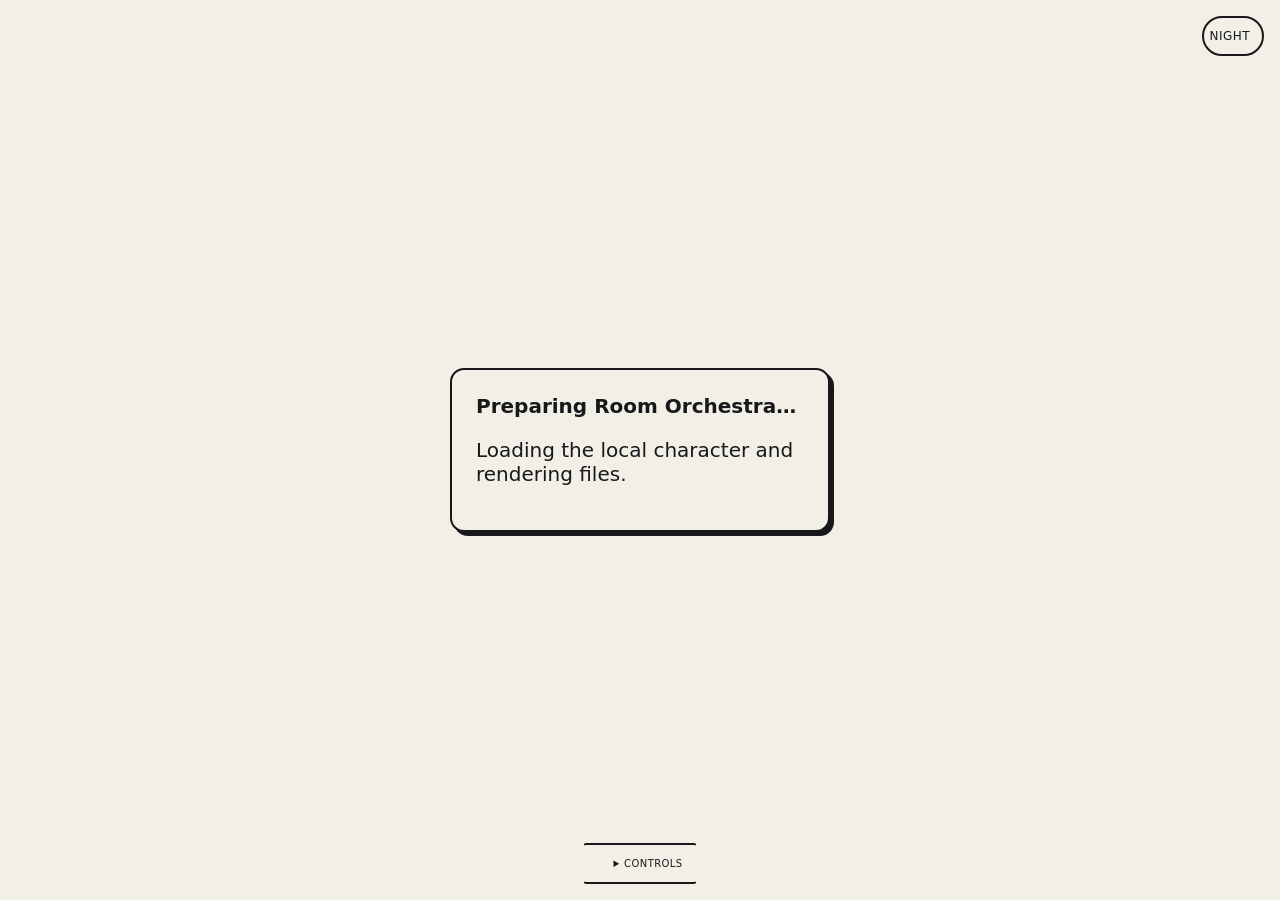
<file: index.html>
<!DOCTYPE html>
<html lang="en"><head><meta charset="utf-8"><title>Room Orchestra · Agency × Context</title>
<meta http-equiv="refresh" content="0; url=room-orchestra-lab/"></head>
<body><a href="room-orchestra-lab/">Open Room Orchestra</a></body></html>
</file>
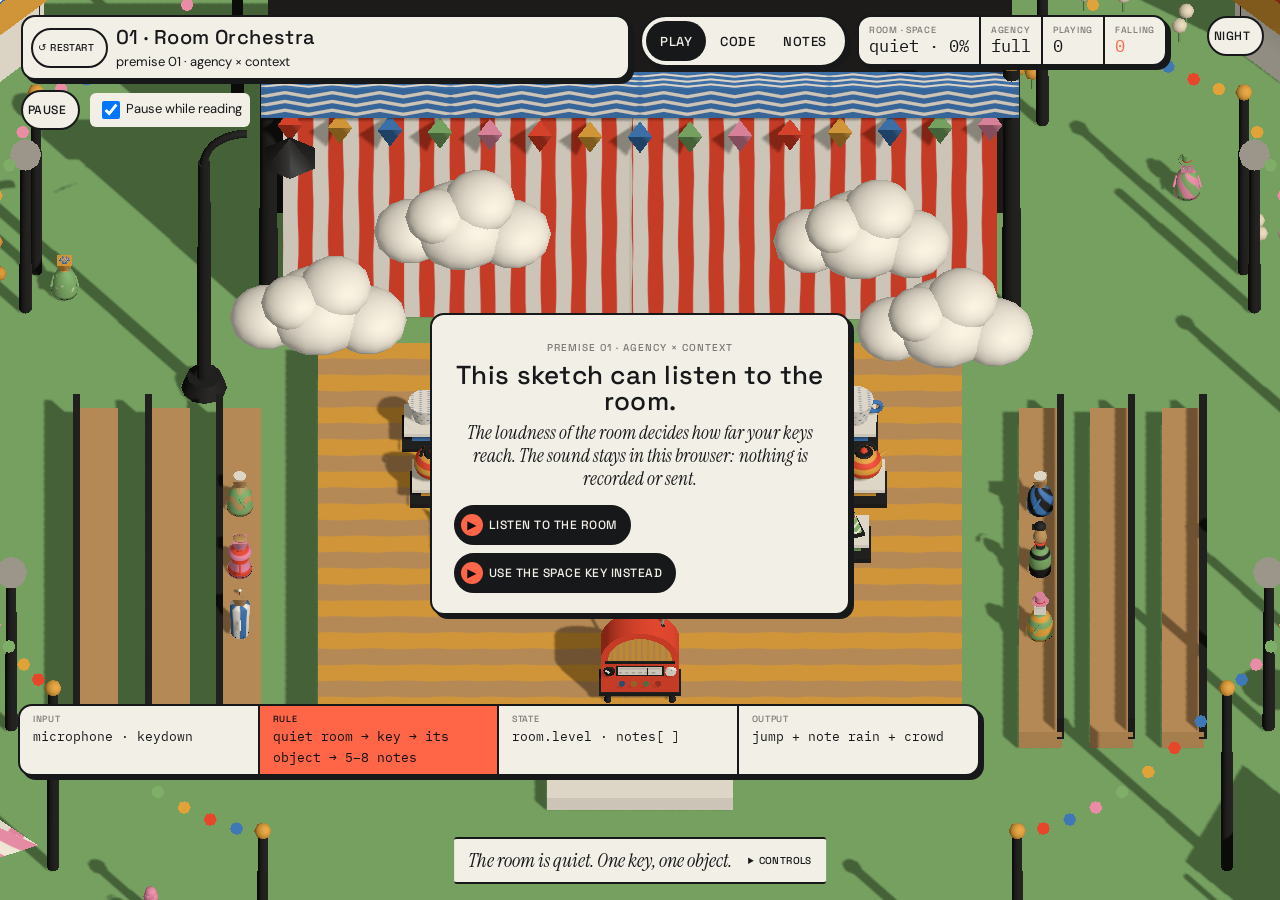
<file: room-orchestra-lab/index.html>
<!doctype html>
<html lang="en"><head><meta charset="utf-8"><meta name="viewport" content="width=device-width,initial-scale=1"><title>Room Orchestra · Agency × Context</title><link rel="stylesheet" href="fonts/fonts.css"><link rel="stylesheet" href="style.css"><link rel="stylesheet" href="room.css"></head>
<body class="day" data-experiment="01">
<canvas id="fx" aria-label="Room Orchestra"></canvas>
<section id="loadStatus" class="card load-status" role="status"><strong id="loadTitle">Preparing Room Orchestra…</strong><p id="loadMessage">Loading the local character and rendering files.</p></section>
<button type="button" class="btn standalone-mode" id="standaloneMode">NIGHT</button>
<footer class="bottom-dock"><p class="caption serif" id="gameCaption"></p><details><summary>CONTROLS</summary><div class="controls-popover"><p id="gHint"></p></div></details></footer>
  <div id="tags" class="game-only"></div>
  <div class="game-toolbar game-only" id="gameToolbar">
  <header class="card bar game-only">
    <button class="btn" id="gameBack" type="button">RETURN TO ISLAND</button>
    <div><h1 id="gTitle"></h1><small id="gSub"></small></div>
  </header>
  <div class="pills tabs game-only" role="group" aria-label="View">
    <button type="button" data-tab="play" aria-pressed="true">PLAY</button>
    <button type="button" data-tab="code" aria-pressed="false">CODE</button>
    <button type="button" data-tab="notes" aria-pressed="false">NOTES</button>
  </div>
  <div class="card hud game-only" id="gHud"></div>
  <div class="pause-tools game-only">
    <button class="btn" id="pauseGame" type="button" aria-pressed="false">PAUSE</button>
    <label><input id="autoPause" type="checkbox" checked> Pause while reading</label>
    <span id="pauseStatus" role="status" aria-live="polite"></span>
  </div>
  </div>
  <section class="card overlay game-only" id="overlay">
    <small id="ovKick"></small>
    <h2 id="overlayTitle"></h2>
    <p class="serif" id="overlayText"></p>
    <button class="btn go" id="ovCta" type="button"><b aria-hidden="true">▶</b><span id="overlayCta">CLICK TO START</span></button>
    <div class="choices" id="ovChoices"></div>
    <p class="err" id="ovErr" hidden></p>
  </section>
  <section class="win code" id="codeWin" hidden>
    <div class="title"><button class="close" type="button" aria-label="Close code">×</button><span id="codeName">script.js</span></div>
    <pre id="code"></pre>
    <div class="foot"><span id="codeStatus"></span><button class="run" id="reset" type="button">↺ RESET</button></div>
  </section>
  <section class="win notes" id="notesWin" hidden>
    <div class="title"><button class="close" type="button" aria-label="Close notes">×</button><span id="notesName">README.md</span></div>
    <div class="body" id="notesBody"></div>
  </section>
  <div class="card anat game-only" id="gAnat"></div>
  <div class="toast" id="toast"></div>


<script src="engine.js"></script><script src="shell.js"></script><script src="script.js"></script><script type="module" src="runner.js"></script>
</body></html>
</file>
<file: room-orchestra-lab/fonts/fonts.css>
@font-face {
  font-family: 'DM Sans';
  font-style: normal;
  font-weight: 400;
  font-display: swap;
  src: url(dm-sans-0.ttf) format('truetype');
}
@font-face {
  font-family: 'DM Sans';
  font-style: normal;
  font-weight: 500;
  font-display: swap;
  src: url(dm-sans-1.ttf) format('truetype');
}

@font-face {
  font-family: 'Fraunces';
  font-style: italic;
  font-weight: 400;
  font-display: swap;
  src: url(fraunces-0.ttf) format('truetype');
}
@font-face {
  font-family: 'Fraunces';
  font-style: normal;
  font-weight: 400;
  font-display: swap;
  src: url(fraunces-1.ttf) format('truetype');
}
@font-face {
  font-family: 'Fraunces';
  font-style: normal;
  font-weight: 500;
  font-display: swap;
  src: url(fraunces-2.ttf) format('truetype');
}

@font-face {
  font-family: 'IBM Plex Mono';
  font-style: normal;
  font-weight: 400;
  font-display: swap;
  src: url(ibm-plex-mono-0.ttf) format('truetype');
}

@font-face {
  font-family: 'Instrument Serif';
  font-style: italic;
  font-weight: 400;
  font-display: swap;
  src: url(instrument-serif-0.ttf) format('truetype');
}
@font-face {
  font-family: 'Instrument Serif';
  font-style: normal;
  font-weight: 400;
  font-display: swap;
  src: url(instrument-serif-1.ttf) format('truetype');
}

@font-face {
  font-family: 'Space Grotesk';
  font-style: normal;
  font-weight: 400;
  font-display: swap;
  src: url(space-grotesk-0.ttf) format('truetype');
}
@font-face {
  font-family: 'Space Grotesk';
  font-style: normal;
  font-weight: 500;
  font-display: swap;
  src: url(space-grotesk-1.ttf) format('truetype');
}

@font-face {
  font-family: 'Silkscreen';
  font-style: normal;
  font-weight: 400;
  font-display: swap;
  src: url(silkscreen-0.ttf) format('truetype');
}
@font-face {
  font-family: 'Silkscreen';
  font-style: normal;
  font-weight: 700;
  font-display: swap;
  src: url(silkscreen-1.ttf) format('truetype');
}

@font-face {
  font-family: 'Pixelify Sans';
  font-style: normal;
  font-weight: 400;
  font-display: swap;
  src: url(pixelify-sans-0.ttf) format('truetype');
}
@font-face {
  font-family: 'Pixelify Sans';
  font-style: normal;
  font-weight: 600;
  font-display: swap;
  src: url(pixelify-sans-1.ttf) format('truetype');
}

@font-face {
  font-family: 'VT323';
  font-style: normal;
  font-weight: 400;
  font-display: swap;
  src: url(vt323-0.ttf) format('truetype');
}

@font-face {
  font-family: 'IM Fell English';
  font-style: italic;
  font-weight: 400;
  font-display: swap;
  src: url(im-fell-english-0.ttf) format('truetype');
}
@font-face {
  font-family: 'IM Fell English';
  font-style: normal;
  font-weight: 400;
  font-display: swap;
  src: url(im-fell-english-1.ttf) format('truetype');
}
</file>
<file: room-orchestra-lab/style.css>
/* Etkileşim Adası · ortak arayüz dili
   Playdate kartları + Mac pencereleri + Obra Dinn serif'i.
   Vurgu rengi yalnızca "durum değişti" anlamına gelir. */

:root { --accent: #ff6648; }
body.night { --bg: #0e0f10; --fg: #e9e6dc; --mute: rgba(233, 230, 220, .55); --shade: #000; }
body.day   { --bg: #f2efe6; --fg: #17181a; --mute: rgba(23, 24, 26, .55);  --shade: #17181a; }

* { box-sizing: border-box; }
html, body { height: 100%; }
body {
  margin: 0;
  overflow: hidden;
  background: var(--bg);
  color: var(--fg);
  font-family: 'Pixelify Sans', 'VT323', monospace;
  transition: background .4s, color .4s;
}

/* Shader çıktısı tüm ekranı kaplar */
#fx {
  position: fixed;
  inset: 0;
  width: 100vw;
  height: 100vh;
  display: block;
  image-rendering: pixelated;
}

.serif { font-family: 'IM Fell English', Georgia, serif; }

/* Playdate kartı */
.card {
  position: fixed;
  z-index: 10;
  background: var(--bg);
  border: 2px solid var(--fg);
  border-radius: 14px;
  box-shadow: 4px 4px 0 var(--shade);
}

.btn {
  display: inline-flex;
  align-items: center;
  gap: 6px;
  padding: 5px 12px 5px 5px;
  border: 2px solid var(--fg);
  border-radius: 99px;
  background: var(--bg);
  color: var(--fg);
  font: 700 12px 'Silkscreen', monospace;
  cursor: pointer;
  text-decoration: none;
}
.btn b {
  width: 22px;
  height: 22px;
  display: grid;
  place-items: center;
  border-radius: 50%;
  background: var(--fg);
  color: var(--bg);
  font-size: 12px;
}
.btn.go { background: var(--fg); color: var(--bg); }
.btn.go b { background: var(--accent); color: #0e0f10; }
.btn:hover { translate: 0 -1px; }
.btn:focus-visible, .pills button:focus-visible { outline: 3px solid var(--accent); outline-offset: 2px; }

/* Hap biçimli sekme / düğme grubu */
.pills {
  position: fixed;
  z-index: 10;
  display: flex;
  padding: 4px;
  border: 2px solid var(--fg);
  border-radius: 99px;
  background: var(--bg);
  box-shadow: 4px 4px 0 var(--shade);
}
.pills button {
  padding: 7px 14px;
  border: 0;
  border-radius: 99px;
  background: transparent;
  color: var(--fg);
  font: 700 13px 'Silkscreen', monospace;
  cursor: pointer;
}
.pills button[aria-pressed="true"] { background: var(--fg); color: var(--bg); }

.caption {
  position: fixed;
  z-index: 10;
  left: 50%;
  bottom: 20px;
  translate: -50% 0;
  margin: 0;
  padding: 5px 22px 8px;
  background: var(--bg);
  border-top: 2px solid var(--fg);
  border-bottom: 2px solid var(--fg);
  font-size: clamp(18px, 2.2vw, 28px);
  font-style: italic;
  white-space: nowrap;
  pointer-events: none;
}

/* Mac penceresi: öğretim katmanı her modda kâğıt beyazı */
.win {
  position: fixed;
  z-index: 20;
  background: #fff;
  color: #000;
  border: 2px solid #000;
  box-shadow: 6px 6px 0 #000;
  font-family: 'VT323', monospace;
}
.win[hidden] { display: none; }
.win .title {
  position: relative;
  height: 28px;
  border-bottom: 2px solid #000;
  background: repeating-linear-gradient(#fff 0 3px, #000 3px 5px);
  background-clip: content-box;
  padding: 4px;
  cursor: default;
}
.win .title span {
  position: absolute;
  left: 50%;
  top: 2px;
  translate: -50% 0;
  padding: 0 10px;
  background: #fff;
  font: 700 13px/22px 'Silkscreen', monospace;
  white-space: nowrap;
}
.win .close { width: 26px; height: 24px; top: 0; left: 6px; z-index: 1; display: grid; place-items: center; color: #000; font: 24px/1 Arial, sans-serif; }
.win .close:hover { color: #fff; }
  position: absolute;
  left: 8px;
  top: 4px;
  width: 18px;
  height: 18px;
  padding: 0;
  border: 2px solid #000;
  background: #fff;
  cursor: pointer;
}
.win .close:hover { background: #000; }

[hidden] { display: none !important; }

@media (max-width: 760px) {
  .caption { display: none; }
}

.brand { left: 18px; top: 18px; display: flex; gap: 12px; align-items: center; padding: 10px 18px 10px 10px; }
.logo { width: 44px; height: 44px; display: grid; place-items: center; border-radius: 10px; background: var(--fg); color: var(--bg); font: 700 21px 'Silkscreen', monospace; }
.brand h1 { margin: 0; font: 700 clamp(18px, 2vw, 25px)/1 'Silkscreen', monospace; }
.brand p { margin: 3px 0 0; font-size: 16px; color: var(--mute); }

.mode { right: 18px; top: 18px; }

.list { left: 18px; top: 100px; width: 240px; padding: 12px 14px 14px; }
.list h3 { margin: 0 0 6px; font: 700 11px 'Silkscreen', monospace; color: var(--mute); }
.list ol { margin: 0; padding: 0; list-style: none; }
.list li button {
  width: 100%;
  display: flex;
  justify-content: space-between;
  align-items: center;
  padding: 3px 6px;
  margin: 0 -6px;
  border: 0;
  border-radius: 6px;
  background: transparent;
  color: var(--fg);
  font: 19px/1.25 'Pixelify Sans', monospace;
  text-align: left;
  cursor: pointer;
}
.list li button:hover, .list li button.active { background: var(--fg); color: var(--bg); }
.list li button.off { color: var(--mute); }
.list li button.off:hover, .list li button.off.active { color: var(--bg); }
.dot { width: 10px; height: 10px; border-radius: 50%; border: 2px solid currentColor; }
.dot.on { background: var(--accent); border-color: var(--accent); }
.meter { margin-top: 10px; display: flex; gap: 4px; }
.meter i { flex: 1; height: 10px; border: 2px solid var(--fg); border-radius: 3px; }
.meter i.on { background: var(--fg); }
.meter-label { display: flex; justify-content: space-between; margin-top: 6px; font: 700 10px 'Silkscreen', monospace; color: var(--mute); }

/* Numaralı işaretler: konumları her karede JS'ten gelir */
#pins { position: fixed; inset: 0; z-index: 5; pointer-events: none; }
.pin {
  position: absolute;
  translate: -50% -100%;
  display: flex;
  align-items: center;
  gap: 6px;
  padding: 3px 8px 4px;
  border: 2px solid var(--fg);
  border-radius: 99px;
  background: var(--bg);
  color: var(--fg);
  font: 700 10px/1 'Silkscreen', monospace;
  white-space: nowrap;
  pointer-events: auto;
  cursor: pointer;
}
.pin::after { content: ""; position: absolute; left: 50%; top: 100%; width: 2px; height: 9px; background: var(--fg); }
.pin .name { display: none; }
.pin.lit { background: var(--fg); color: var(--bg); }
.pin.lit::before { content: "●"; color: var(--accent); }
.pin.hot, .pin:hover { z-index: 2; }
.pin.hot .name, .pin:hover .name { display: inline; }
.pin.hot { background: var(--accent); border-color: var(--accent); color: #0e0f10; }
.pin.hot::after { background: var(--accent); }
.lot {
  position: absolute;
  translate: -50% -50%;
  padding: 1px 6px;
  border: 2px dashed var(--fg);
  border-radius: 8px;
  background: var(--bg);
  font-size: 13px;
  white-space: nowrap;
  opacity: .9;
}

.place { width: 280px; padding: 14px 16px; }
.place small { font: 700 10px 'Silkscreen', monospace; color: var(--mute); }
.place h2 { margin: 4px 0 6px; font: 700 21px/1 'Silkscreen', monospace; }
.place p { margin: 0 0 8px; font-size: 21px; line-height: 1.1; font-style: italic; }
.place .game { font: 16px 'Pixelify Sans', monospace; font-style: normal; color: var(--mute); }
.place .game b { color: var(--fg); }
.btns { display: flex; gap: 8px; margin-top: 4px; }

.hint { position: fixed; z-index: 10; right: 18px; bottom: 20px; margin: 0; font: 700 10px 'Silkscreen', monospace; color: var(--mute); pointer-events: none; }

@media (max-width: 900px) {
  .list { display: none; }
  .hint { display: none; }
}

.bar { left: 18px; top: 18px; display: flex; align-items: center; gap: 14px; padding: 8px 18px 8px 8px; }
.bar h1 { margin: 0; font: 700 clamp(15px, 1.6vw, 20px)/1 'Silkscreen', monospace; }
.bar small { display: block; margin-top: 3px; font-size: 15px; color: var(--mute); }

.tabs { left: 50%; top: 22px; translate: -50% 0; }
.tabs button[data-tab]:not([data-tab="play"])[aria-pressed="true"]::after { content: " ●"; color: var(--accent); }

.hud { right: 18px; top: 18px; display: flex; overflow: hidden; }
.hud div { padding: 7px 13px; border-right: 2px solid var(--fg); }
.hud div:last-child { border-right: 0; }
.hud small { display: block; font: 700 9px 'Silkscreen', monospace; color: var(--mute); }
.hud b { font: 400 26px/1 'VT323', monospace; }
.hud .ghosts b { color: var(--accent); }

/* Hayalet / oyuncu etiketleri */
#tags { position: fixed; inset: 0; z-index: 5; pointer-events: none; }
.tag { position: absolute; translate: -50% 0; padding: 0 6px; border-radius: 6px; background: var(--fg); color: var(--bg); font: 19px/1.15 'VT323', monospace; white-space: nowrap; }
.tag.hot { background: var(--accent); color: #0e0f10; }

.overlay {
  left: 50%;
  top: 50%;
  translate: -50% -50%;
  width: min(420px, 90vw);
  padding: 20px 22px;
  text-align: center;
  pointer-events: none;   /* tıklama alttaki oyun alanına geçsin */
}
.overlay small { font: 700 10px 'Silkscreen', monospace; color: var(--mute); }
.overlay h2 { margin: 6px 0 8px; font: 700 26px/1 'Silkscreen', monospace; }
.overlay p { margin: 0 0 14px; font-size: 21px; line-height: 1.2; font-style: italic; }
.playing .overlay { display: none; }
/* Pencere açıkken kart da iskeleyle birlikte kayar */
body[data-tab="code"] .overlay { left: 34%; }
body[data-tab="notes"] .overlay { left: 66%; }

/* CODE penceresi */
.code { right: 18px; top: 92px; width: min(540px, 92vw); }
.code pre { margin: 0; padding: 10px 0 8px; font: 21px/1.12 'VT323', monospace; }
.code .ln { display: flex; align-items: center; padding-right: 12px; white-space: pre; }
.code .ln i { flex: 0 0 38px; margin-right: 10px; padding-right: 8px; text-align: right; border-right: 2px solid #000; color: #888; font-style: normal; }
.code .c { color: #777; }
.code .k { font-weight: bold; text-decoration: underline; }
.code input {
  width: 4.2em;
  padding: 0 4px;
  border: 0;
  border-bottom: 2px dotted #000;
  background: transparent;
  color: #000;
  font: inherit;
}
.code input[type="checkbox"] { width: 16px; height: 16px; margin: 0 4px; accent-color: #000; }
.code input:focus { outline: 2px solid #000; }
/* Değiştirilen satır: vurgu = durum değişti */
.code .ln.changed { background: #000; color: #fff; }
.code .ln.changed i { color: #fff; border-color: #fff; }
.code .ln.changed input { background: #ff6648; color: #000; border-color: #000; }
.code .ln.changed .c { color: #ff6648; }
.code .foot { display: flex; justify-content: space-between; align-items: center; gap: 10px; padding: 7px 12px; border-top: 2px solid #000; font-size: 19px; }
.code .run { padding: 2px 12px; border: 2px solid #000; border-radius: 10px; box-shadow: 0 0 0 2px #fff, 0 0 0 4px #000; background: #fff; font: 700 11px 'Silkscreen', monospace; cursor: pointer; }

/* NOTES penceresi */
.notes { left: 18px; top: 92px; width: min(460px, 92vw); }
.notes .body { padding: 12px 16px 14px; font-size: 20px; line-height: 1.12; }
.notes .pp { margin: 0 0 4px; font: 21px 'IM Fell English', serif; }
.notes .pp b { margin-right: 6px; font: 700 10px 'Silkscreen', monospace; }
.notes .src { margin: 6px 0 10px; color: #666; font-size: 17px; }
.notes table { width: 100%; margin: 0 0 12px; border-collapse: collapse; font-size: 18px; }
.notes th { padding: 3px 4px; border-bottom: 2px solid #000; text-align: left; font: 700 9px 'Silkscreen', monospace; }
.notes td { padding: 4px; border-bottom: 1px solid #000; }
.notes td.hot { background: #ff6648; }
.notes h3 { margin: 0 0 6px; font: 700 11px 'Silkscreen', monospace; }
.notes .task { display: flex; gap: 8px; margin-bottom: 6px; cursor: pointer; }
.notes .task input { flex: 0 0 auto; width: 16px; height: 16px; margin-top: 3px; accent-color: #000; }
.notes .task:has(input:checked) span { text-decoration: line-through; color: #777; }
.notes .q { margin: 10px 0 0; padding: 7px 10px; border: 2px solid #000; font-size: 20px; font-style: italic; }

.anat { left: 18px; bottom: 80px; display: flex; overflow: hidden; }
.anat div { padding: 7px 13px; border-right: 2px solid var(--fg); transition: background .3s; }
.anat div:last-child { border-right: 0; }
.anat small { display: block; font: 700 9px 'Silkscreen', monospace; color: var(--mute); }
.anat b { font: 400 21px/1 'VT323', monospace; }
.anat .hot { background: var(--accent); color: #0e0f10; }
.anat .hot small { color: #0e0f10; }

@media (max-width: 900px) {
  .hud div:nth-child(4) { display: none; }
  .anat { display: none; }
  .tabs { top: auto; bottom: 18px; }
}

/* Ada ve oyun katmanlarının görünürlüğü */
.game-only { display: none !important; }
body.ingame .game-only { display: revert !important; }
body.ingame .card.bar, body.ingame .card.hud, body.ingame .card.anat, body.ingame .pills.tabs { display: flex !important; }
body.ingame .island-only, body.ingame .brand, body.ingame .list, body.ingame .mode, body.ingame #pins, body.ingame #place { display: none !important; }
body.ingame.playing .overlay { display: none !important; }
#tags { position: fixed; inset: 0; z-index: 5; pointer-events: none; }
.hint.game-only { position: fixed; z-index: 10; right: 18px; bottom: 20px; margin: 0; font: 700 10px 'Silkscreen', monospace; color: var(--mute); }
#gameCaption { left: 50%; bottom: 20px; }

/* Yıldız sayacı: toplanınca zıplar, hedefi biraz geçip geri oturur (overshoot) */
#stars { display: inline-block; color: #c58a12; }
#stars.bump { animation: bump 0.45s cubic-bezier(.3, 1.8, .5, 1); }
@keyframes bump { 0% { transform: scale(1.7, 0.6); } 35% { transform: scale(0.8, 1.35); } 100% { transform: scale(1); } }

/* ada-c2: Montour adası. Tuval, görünüm motorunun 2B çıktısı; düşük kalite modunda büyütülür */
#fx { position: fixed; inset: 0; width: 100vw; height: 100vh; image-rendering: pixelated; }
.pin .name { font-weight: 700; }
.toast { position: fixed; z-index: 30; left: 50%; bottom: 64px; translate: -50% 0; padding: 4px 12px; border-radius: 8px; background: var(--fg); color: var(--bg); font: 18px 'VT323', monospace; pointer-events: none; opacity: 0; transition: opacity .3s; }
.toast.on { opacity: 1; }

/* Oyun kabuğu (oyunlar/kabuk.js): izin ekranı seçenekleri, hata satırı, sayaç vurgusu */
#overlay .choices { display: flex; flex-wrap: wrap; gap: 8px; }
#overlay .choices:empty { display: none; }
#overlay .choices .btn { cursor: pointer; }
#overlay .err { margin: 10px 0 0; font: 18px 'VT323', monospace; font-style: normal; color: var(--accent); }
.hud .gold b { color: #c58a12; }
.hud b.bump { display: inline-block; animation: bump 0.45s cubic-bezier(.3, 1.8, .5, 1); }
.code select { font: inherit; padding: 0 4px; border: 2px solid #000; background: #fff; }

/* ?clean=1: arayüzsüz görüntü (karşılaştırma görselleri için) */
body.clean .card, body.clean .pills, body.clean .caption, body.clean .hint, body.clean #pins { display: none !important; }
/* Kart tıklamayı oyun alanına geçirir (pointer-events: none); izin ekranının seçim düğmeleri ise tıklanabilir olmalı */
#overlay .choices, #overlay .choices .btn { pointer-events: auto; }

/* C2 arayüz yerleşimi: ortak dosyaların sabit konumlarını burada sınırla. */
:root { --dock-height: 100px; --toolbar-bottom: 140px; }
button, a, summary, input, select { touch-action: manipulation; }
button:focus-visible, a:focus-visible, summary:focus-visible, input:focus-visible, select:focus-visible, [tabindex]:focus-visible { outline: 3px solid var(--accent); outline-offset: 3px; }
.btn, .pills button { min-height: 40px; }
#fx { touch-action: none; }
.brand { max-width: calc(100vw - 245px); padding: 8px 12px; gap: 8px; }
.brand > div:last-child { min-width: 0; }
.brand h1 { font-size: clamp(14px, 1.7vw, 22px); overflow-wrap: anywhere; }
.brand p { font-size: 13px; }
.logo { flex: 0 0 36px; width: 36px; height: 36px; }
.places-toggle { position: fixed; z-index: 12; top: 100px; left: 18px; padding: 8px 14px; gap: 14px; box-shadow: 3px 3px 0 var(--shade); }
.list { display: block; top: 152px; max-height: calc(100dvh - 170px - var(--dock-height)); overflow: auto; overscroll-behavior: contain; }
.list li button { min-height: 38px; gap: 8px; margin: 0; width: 100%; overflow-wrap: anywhere; }
.list li button span { min-width: 0; }
.list li button.off { color: var(--fg); }
.brand p, .bar small, .meter-label, .place .game { color: var(--fg); }
.dot { flex: 0 0 10px; }
.meter-label { flex-wrap: wrap; gap: 8px; }
.bottom-dock { position: fixed; z-index: 12; bottom: 16px; left: 50%; right: auto; translate: -50% 0; width: max-content; max-width: calc(100vw - 32px); display: grid; grid-template-columns: minmax(0, 1fr) auto; align-items: center; gap: 16px; padding: 5px 14px; background: var(--bg); color: var(--fg); border-block: 2px solid var(--fg); border-radius: 3px; }
.bottom-dock .caption { position: static; translate: none; display: block; min-width: 0; white-space: normal; overflow-wrap: anywhere; margin: 0; padding: 3px 0; border: 0; font-size: clamp(17px, 1.6vw, 23px); line-height: 1.3; max-height: none; overflow: visible; pointer-events: auto; }
.bottom-dock details { font: 13px/1.5 'Pixelify Sans', monospace; }
.bottom-dock summary { cursor: pointer; padding: 8px 0; font: 700 10px 'Silkscreen', monospace; }
.controls-popover { position: absolute; bottom: calc(100% + 10px); left: 50%; translate: -50% 0; width: min(440px, calc(100vw - 32px)); max-height: 40dvh; overflow: auto; padding: 14px; border: 2px solid var(--fg); border-radius: 12px; background: var(--bg); color: var(--fg); box-shadow: 3px 3px 0 var(--shade); }
.bottom-dock details p { margin: 0 0 12px; font: 17px/1.45 'Pixelify Sans', monospace; }
.island-actions { display: flex; flex-wrap: wrap; gap: 6px; }
.place { right: 18px; bottom: calc(var(--dock-height) + 24px); width: min(320px, calc(100vw - 36px)); max-height: calc(100dvh - var(--dock-height) - 150px); overflow: auto; overflow-wrap: anywhere; }
.place .btns { flex-wrap: wrap; }
.game-toolbar { position: fixed; z-index: 14; top: 12px; left: 18px; right: 18px; gap: 10px; grid-template-columns: minmax(0, 1fr) auto auto; align-items: start; max-height: 42dvh; overflow: auto; padding: 3px; }
body.ingame .game-toolbar { display: grid !important; }
.game-toolbar .bar, .game-toolbar .tabs, .game-toolbar .hud { position: static; translate: none; min-width: 0; max-width: 100%; }
.game-toolbar .bar { flex-wrap: wrap; padding: 8px; gap: 8px; }
.bar > div { min-width: 0; flex: 1 1 150px; }
.bar h1, .bar small { overflow-wrap: anywhere; }
.bar h1 { line-height: 1.25; }
.bar .btn { font-size: 10px; }
.game-toolbar .hud { flex-wrap: wrap; }
.hud div { padding: 7px 10px; min-width: 0; }
.hud b { overflow-wrap: anywhere; }
.pause-tools { grid-column: 1 / -1; align-items: center; flex-wrap: wrap; gap: 10px; font: 14px 'Pixelify Sans', monospace; }
body.ingame .pause-tools { display: flex !important; }
.pause-tools label, #pauseStatus { background: var(--bg); padding: 5px 8px; border-radius: 6px; }
.pause-tools input { width: 18px; height: 18px; vertical-align: middle; }
#pauseStatus:empty { display: none; }
.win { top: calc(var(--toolbar-bottom) + 12px); max-height: calc(100dvh - var(--toolbar-bottom) - var(--dock-height) - 48px); display: flex; flex-direction: column; max-width: calc(100vw - 36px); }
.win .title { flex-shrink: 0; }
.win .title span { left: 40px; right: 8px; translate: none; overflow: hidden; text-overflow: ellipsis; text-align: center; padding: 0 4px; }
.win .close { width: 26px; height: 24px; top: 0; left: 6px; z-index: 1; display: grid; place-items: center; color: #000; font: 24px/1 Arial, sans-serif; }
.win .close:hover { color: #fff; }
.code pre { min-height: 0; flex: 1 1 auto; overflow: auto; overscroll-behavior: contain; font-size: 19px; }
.code .ln { width: max-content; min-width: 100%; align-items: baseline; }
.code .foot { flex-shrink: 0; flex-wrap: wrap; }
.notes .body { min-height: 0; overflow: auto; overscroll-behavior: contain; overflow-wrap: anywhere; line-height: 1.3; }
.notes table { table-layout: fixed; }
.notes th, .notes td { overflow-wrap: anywhere; }
.notes .task { line-height: 1.3; }
.overlay { pointer-events: auto; top: calc(var(--toolbar-bottom) + 12px); bottom: calc(var(--dock-height) + 24px); height: fit-content; max-height: calc(100dvh - var(--toolbar-bottom) - var(--dock-height) - 48px); overflow: auto; margin-block: auto; translate: -50% 0; }
body[data-tab="code"] .overlay, body[data-tab="notes"] .overlay { left: 50%; }
body.ingame:not([data-tab="play"]) .overlay { display: none !important; }
.overlay h2 { font-size: clamp(19px, 2.5vw, 26px); overflow-wrap: anywhere; }
.overlay .btn { white-space: normal; justify-content: center; }
.anat { bottom: calc(var(--dock-height) + 24px); max-width: calc(100vw - 36px); overflow: auto; }
.anat div { flex: 1 0 100px; }
.anat b { overflow-wrap: anywhere; }
body.ingame:not([data-tab="play"]) .anat { display: none !important; }
.pin { min-width: 40px; min-height: 36px; justify-content: center; max-width: calc(100vw - 36px); }
.pin .name { white-space: normal; overflow-wrap: anywhere; }
.pin:focus-visible .name { display: inline; }
.touch-pad { display: none; position: fixed; z-index: 13; left: 18px; bottom: calc(var(--dock-height) + 24px); grid-template-columns: repeat(3, 44px); gap: 4px; }
.touch-pad button { width: 44px; height: 44px; border: 2px solid var(--fg); border-radius: 10px; background: var(--bg); color: var(--fg); font: 24px monospace; touch-action: none; }
.touch-pad button:first-child { grid-column: 2; }
.touch-pad button:nth-child(2) { grid-column: 1; }
.touch-pad button[aria-pressed="true"] { background: var(--fg); color: var(--bg); }
.load-status { z-index: 100; left: 50%; top: 50%; translate: -50% -50%; width: min(380px, 90vw); padding: 24px; font-size: 20px; }
body.clean .bottom-dock, body.clean .places-toggle, body.clean .touch-pad, body.clean .game-toolbar { display: none !important; }
@media (pointer: coarse) and (hover: none) and (max-width: 900px) { .touch-pad { display: grid; } .place { max-width: calc(100vw - 190px); } }
@media (any-pointer: fine), (min-width: 901px) { .touch-pad { display: none !important; } }
@media (max-width: 1100px) {
  .game-toolbar { grid-template-columns: minmax(0, 1fr) auto; }
  .game-toolbar .bar { grid-column: 1 / -1; }
  .game-toolbar .hud { justify-content: flex-end; }
}
@media (max-width: 600px) {
  .brand { top: 8px; left: 8px; max-width: calc(100vw - 135px); padding: 8px; }
  .brand p, .logo { display: none; }
  .brand h1 { font-size: 14px; line-height: 1.3; }
  .mode { top: 8px; right: 8px; padding: 2px; }
  .mode button { padding: 6px; font-size: 9px; }
  .places-toggle { left: 8px; top: 72px; }
  .list { left: 8px; top: 122px; width: min(280px, calc(100vw - 16px)); max-height: calc(100dvh - 146px - var(--dock-height)); }
  .bottom-dock { bottom: 8px; gap: 10px; padding: 5px 10px; }
  .bottom-dock .caption { font-size: 17px; }
  .bottom-dock details p { font-size: 16px; }
  .island-actions { justify-content: flex-end; }
  .island-actions .btn { padding: 5px 8px; font-size: 9px; }
  .game-toolbar { left: 8px; right: 8px; top: 8px; gap: 6px; grid-template-columns: 1fr; }
  .game-toolbar > * { grid-column: 1 !important; }
  .game-toolbar .bar { flex-wrap: nowrap; }
  .bar > div { flex-basis: auto; }
  .bar .btn { max-width: 110px; white-space: normal; font-size: 9px; padding: 6px; }
  .bar h1 { font-size: 14px; }
  .bar small { font-size: 13px; }
  .game-toolbar .tabs { justify-content: center; }
  .game-toolbar .hud { justify-content: space-between; }
  .hud div { flex: 1; }
  .hud div:nth-child(4) { display: block; }
  .pause-tools { gap: 6px; font-size: 12px; }
  .pause-tools .btn { font-size: 10px; min-height: 34px; }
  .win { left: 8px; right: 8px; width: auto; max-width: none; }
  .notes .body { font-size: 18px; padding: 10px; }
  body.ingame .card.anat { display: none !important; }
  .place { right: 8px; width: calc(100vw - 16px); padding: 10px; }
  .place h2 { font-size: 18px; }
  .place p { font-size: 18px; }
  .touch-pad { left: 8px; grid-template-columns: repeat(3, 40px); }
  .touch-pad button { width: 40px; }
}
@media (max-width: 380px) {
  .bottom-dock .island-actions { grid-column: 1 / -1; justify-content: space-between; }
}
@media (max-height: 550px) and (min-width: 601px) {
  .brand p { display: none; }
  .game-toolbar { grid-template-columns: minmax(0, 1fr) auto auto; gap: 6px; }
  .game-toolbar .bar { grid-column: auto; }
  .game-toolbar .hud { grid-column: auto; }
  .bar small { display: none; }
  .game-toolbar .bar { padding: 4px; }
  .pause-tools { grid-column: 1 / -1; }
  body.ingame .card.anat { display: none !important; }
}
/* Başlık satır kırdığında menü de aşağı kayar. */
.places-toggle { top: var(--places-top, 100px); }
.list { top: calc(var(--places-top, 100px) + 52px); max-height: calc(100dvh - var(--places-top, 100px) - var(--dock-height) - 78px); }

.standalone-mode{position:fixed;right:16px;top:16px;z-index:50}.game-toolbar{padding-right:95px}#fx{touch-action:none}
</file>
<file: room-orchestra-lab/room.css>
/* Room Orchestra · yazı tipleri
   Laboratuvarın piksel / daktilo yazı tipleri (Silkscreen, Pixelify Sans, VT323, IM Fell English) yerine
   modern yazı tipleri. Hepsi laboratuvarın fonts/ klasöründe zaten var (açık lisanslı). style.css'ten SONRA yüklenir. */

:root {
  --ui: 'Space Grotesk', 'DM Sans', system-ui, sans-serif;   /* başlıklar, düğmeler, sekmeler */
  --text: 'DM Sans', system-ui, sans-serif;                   /* metin */
  --mono: 'IBM Plex Mono', ui-monospace, monospace;           /* sayılar, kod */
  --serif: 'Instrument Serif', Georgia, serif;                /* alt yazı */
}

body { font-family: var(--text); }

/* düğmeler ve sekmeler: PLAY · CODE · NOTES, RESTART, PAUSE, NIGHT … */
.btn, .pills button, .bar .btn, .run, .bottom-dock summary {
  font-family: var(--ui) !important;
  font-weight: 500 !important;
  letter-spacing: 0.04em;
}
.pills button { font-size: 13px !important; }

/* başlık çubuğu */
.bar h1 { font-family: var(--ui) !important; font-weight: 500 !important; letter-spacing: 0.02em; }
.bar small { font-family: var(--text) !important; font-size: 13px !important; }

/* HUD ve INPUT · RULE · STATE · OUTPUT kartları */
.hud small, .anat small { font-family: var(--ui) !important; font-weight: 500 !important; font-size: 9px !important; letter-spacing: 0.08em; }
.hud b { font-family: var(--mono) !important; font-size: 17px !important; line-height: 1.2 !important; }
.anat b { font-family: var(--mono) !important; font-size: 13px !important; line-height: 1.35 !important; }

/* başlangıç ekranı */
.overlay small { font-family: var(--ui) !important; font-weight: 500 !important; letter-spacing: 0.1em; }
.overlay h2 { font-family: var(--ui) !important; font-weight: 500 !important; letter-spacing: 0.01em; }
.overlay p { font-family: var(--serif) !important; font-size: 19px !important; }
#overlay .err { font-family: var(--mono) !important; font-size: 13px !important; }

/* sahne altı yazı ve kontroller */
.serif, .caption, .bottom-dock .caption { font-family: var(--serif) !important; }
.bottom-dock details, .bottom-dock details p, .controls-popover { font-family: var(--text) !important; font-size: 14px !important; }

/* sahnedeki nota etiketleri */
.tag { font-family: var(--mono) !important; font-size: 13px !important; line-height: 1.5 !important; }

/* CODE ve NOTES pencereleri */
.win, .win .title span { font-family: var(--ui) !important; font-weight: 500 !important; }
.code pre, .code input, .code select, .code .foot { font-family: var(--mono) !important; font-size: 13px !important; line-height: 1.55 !important; }
.notes .body, .notes table, .notes .task, .notes .src { font-family: var(--text) !important; font-size: 14px !important; }
.notes .pp, .notes .q { font-family: var(--serif) !important; font-size: 17px !important; }
.notes .pp b, .notes th, .notes h3 { font-family: var(--ui) !important; font-weight: 500 !important; letter-spacing: 0.06em; }

/* duraklat satırı, yükleme kartı, bildirim */
.pause-tools, .pause-tools label, #pauseStatus { font-family: var(--text) !important; font-size: 13px !important; }
.load-status, .toast { font-family: var(--text) !important; }
</file>
